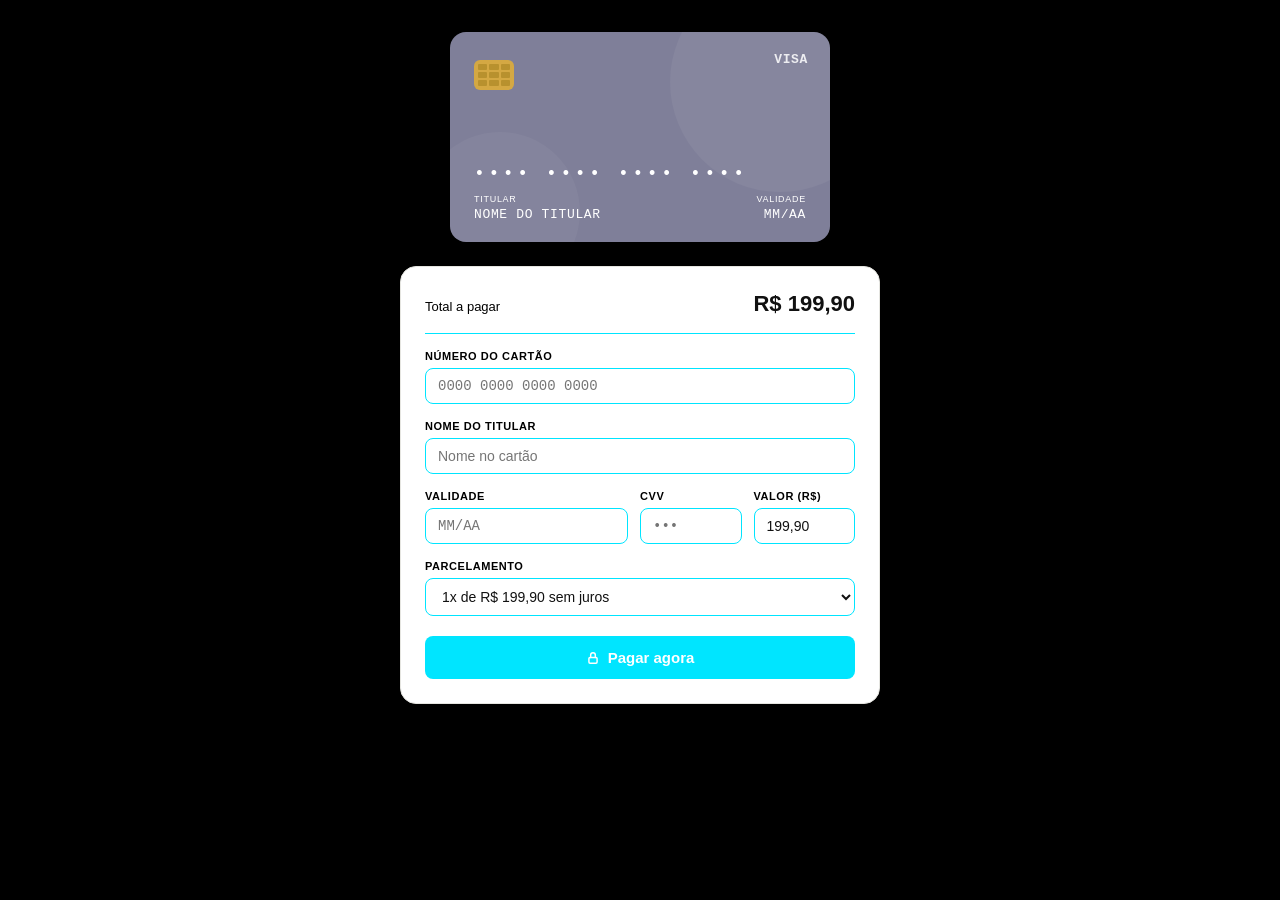
<file: pages/pagamentoCartao.html>
<!DOCTYPE html>
<html lang="pt-BR">
<head>
  <meta charset="UTF-8" />
  <meta name="viewport" content="width=device-width, initial-scale=1.0" />
  <title>Pagamento com Cartão</title>
  <style>
    *, *::before, *::after { box-sizing: border-box; margin: 0; padding: 0; }
 
    body {
      font-family: -apple-system, BlinkMacSystemFont, 'Segoe UI', sans-serif;
      background: black;
      min-height: 100vh;
      display: flex;
      align-items: flex-start;
      justify-content: center;
      padding: 2rem 1rem;
    }
 
    .ck-wrap { width: 100%; max-width: 480px; }
 
    /* ── Cartão preview ── */
    .card-preview {
      width: 100%;
      max-width: 380px;
      height: 210px;
      margin: 0 auto 1.5rem;
      border-radius: 16px;
      background: #7f7f99;
      position: relative;
      overflow: hidden;
      font-family: 'Courier New', monospace;
      color: #fff;
      transition: background 0.4s;
    }
 
    .card-deco1 {
      position: absolute; width: 220px; height: 220px; border-radius: 50%;
      background: rgba(255,255,255,0.05); top: -60px; right: -60px;
    }
    .card-deco2 {
      position: absolute; width: 160px; height: 160px; border-radius: 50%;
      background: rgba(255,255,255,0.04); bottom: -50px; left: -30px;
    }
 
    .card-chip {
      position: absolute; top: 28px; left: 24px;
      width: 40px; height: 30px; border-radius: 6px;
      background: #d4a843;
      display: grid;
      grid-template-columns: 1fr 1fr 1fr;
      grid-template-rows: 1fr 1fr 1fr;
      gap: 2px; padding: 4px;
    }
    .card-chip span { background: #b8912e; border-radius: 1px; }
 
    .card-brand {
      position: absolute; top: 20px; right: 22px;
      font-size: 13px; font-weight: 600; letter-spacing: 0.05em;
      color: rgba(255,255,255,0.85);
    }
 
    .card-number {
      position: absolute; bottom: 58px; left: 24px;
      font-size: 18px; letter-spacing: 0.2em; color: #fff;
    }
 
    .card-info {
      position: absolute; bottom: 20px; left: 24px; right: 24px;
      display: flex; justify-content: space-between; align-items: flex-end;
    }
 
    .card-label {
      font-size: 9px; color: black(255,255,255,0.5);
      text-transform: uppercase; letter-spacing: 0.08em; margin-bottom: 3px;
      font-family: -apple-system, sans-serif;
    }
 
    .card-val { font-size: 13px; color: #fff; letter-spacing: 0.05em; }
 
    /* Verso do cartão (CVV) */
    .card-cvv-side {
      position: absolute; inset: 0;
      background: #111; border-radius: 16px;
      display: none; flex-direction: column;
      justify-content: center; align-items: center; gap: 12px;
    }
    .card-cvv-side.show { display: flex; }
    .card-stripe { width: 100%; height: 44px; background: #333; }
    .cvv-box {
      background: #fff; color: #111;
      font-family: 'Courier New', monospace;
      font-size: 16px; padding: 6px 20px;
      border-radius: 4px; letter-spacing: 0.2em;
      min-width: 80px; text-align: right;
    }
    .cvv-label { font-size: 11px; color: rgba(255,255,255,0.5); font-family: sans-serif; }
 
    /* ── Formulário ── */
    .form-card {
      background: #fff;
      border: 1px solid #e5e5e0;
      border-radius: 16px;
      padding: 1.5rem;
    }
 
    .amount-row {
      display: flex; align-items: baseline;
      justify-content: space-between;
      margin-bottom: 1rem; padding-bottom: 1rem;
      border-bottom: 1px solid #00e5ff;
    }
    .amount-label { font-size: 13px; color: black; }
    .amount-val { font-size: 22px; font-weight: 600; color: #111; }
 
    .field-group { margin-bottom: 1rem; }
 
    .field-label {
      font-size: 11px; font-weight: 600; color: black;
      text-transform: uppercase; letter-spacing: 0.05em;
      margin-bottom: 6px; display: block;
    }
 
    input, select {
      width: 100%; padding: 9px 12px;
      border: 1px solid #00e5ff; border-radius: 8px;
      font-size: 14px; color: #111; background: #fff;
      outline: none; transition: border-color 0.15s;
    }
    input { font-family: 'Courier New', monospace; }
    input.sans { font-family: -apple-system, sans-serif; }
    select { font-family: -apple-system, sans-serif; }
    input:focus, select:focus { border-color: #5c6bc0; }
 
    .field-row   { display: grid; grid-template-columns: 1fr 1fr; gap: 12px; }
    .field-row-3 { display: grid; grid-template-columns: 2fr 1fr 1fr; gap: 12px; }
 
    .error-msg { font-size: 11px; color: #c0392b; margin-top: 3px; display: none; }
 
    .pay-btn {
      width: 100%; margin-top: 1.25rem; padding: 13px;
      border-radius: 8px; background: #00e5ff;
      color: white; font-size: 15px; font-weight: 600;
      border: none; cursor: pointer;
      transition: opacity 0.15s, transform 0.1s;
      display: flex; align-items: center; justify-content: center; gap: 8px;
      font-family: -apple-system, sans-serif;
    }
    .pay-btn:hover { opacity: 0.9; }
    .pay-btn:active { transform: scale(0.99); }
    .pay-btn:disabled { opacity: 0.6; cursor: not-allowed; }
 
    .lock-icon { width: 14px; height: 14px; flex-shrink: 0; }
 
    /* ── Tela de sucesso ── */
    .success-screen {
      display: none; flex-direction: column;
      align-items: center; padding: 2.5rem 1rem;
      text-align: center; gap: 12px;
    }
    .success-screen.show { display: flex; }
 
    .success-circle {
      width: 60px; height: 60px; border-radius: 50%;
      background: #e8f5e9;
      display: flex; align-items: center; justify-content: center;
    }
    .success-check {
      width: 30px; height: 30px;
      stroke: #2e7d32; stroke-width: 2.5; fill: none;
    }
    .success-title { font-size: 18px; font-weight: 600; color: #111; }
    .success-sub   { font-size: 13px; color: #888; max-width: 280px; }
 
    .new-btn {
      margin-top: 8px; padding: 11px 28px;
      border-radius: 8px; background: transparent;
      border: 1px solid #ddd; color: #111;
      font-size: 14px; cursor: pointer;
      transition: background 0.15s;
      font-family: -apple-system, sans-serif;
    }
    .new-btn:hover { background: #f4f4f0; }
 
    @media (max-width: 420px) {
      .field-row-3 { grid-template-columns: 1fr 1fr; }
      .field-row-3 .field-group:first-child { grid-column: span 2; }
    }
  </style>
</head>
<body>
 
<div class="ck-wrap">
 
  <!-- Cartão animado -->
  <div class="card-preview" id="card-preview">
    <div class="card-deco1"></div>
    <div class="card-deco2"></div>
    <div class="card-chip">
      <span></span><span></span><span></span>
      <span></span><span></span><span></span>
      <span></span><span></span><span></span>
    </div>
    <div class="card-brand" id="card-brand">VISA</div>
    <div class="card-number" id="card-number">•••• •••• •••• ••••</div>
    <div class="card-info">
      <div>
        <div class="card-label">Titular</div>
        <div class="card-val" id="card-name">NOME DO TITULAR</div>
      </div>
      <div style="text-align:right">
        <div class="card-label">Validade</div>
        <div class="card-val" id="card-expiry">MM/AA</div>
      </div>
    </div>
    <!-- Verso (CVV) -->
    <div class="card-cvv-side" id="card-back">
      <div class="card-stripe"></div>
      <div class="cvv-label">CVV</div>
      <div class="cvv-box" id="card-cvv-display">•••</div>
    </div>
  </div>
 
  <!-- Formulário -->
  <div class="form-card" id="form-area">
    <div class="amount-row">
      <span class="amount-label">Total a pagar</span>
      <span class="amount-val" id="total-display">R$ 199,90</span>
    </div>
 
    <div class="field-group">
      <label class="field-label" for="f-number">Número do cartão</label>
      <input type="text" id="f-number" placeholder="0000 0000 0000 0000"
             maxlength="19" autocomplete="cc-number" inputmode="numeric" />
      <span class="error-msg" id="err-number">Número de cartão inválido.</span>
    </div>
 
    <div class="field-group">
      <label class="field-label" for="f-name">Nome do titular</label>
      <input type="text" id="f-name" class="sans" placeholder="Nome no cartão"
             maxlength="26" autocomplete="cc-name" />
    </div>
 
    <div class="field-row-3">
      <div class="field-group">
        <label class="field-label" for="f-expiry">Validade</label>
        <input type="text" id="f-expiry" placeholder="MM/AA"
               maxlength="5" autocomplete="cc-exp" inputmode="numeric" />
        <span class="error-msg" id="err-expiry">Data inválida ou expirada.</span>
      </div>
      <div class="field-group">
        <label class="field-label" for="f-cvv">CVV</label>
        <input type="text" id="f-cvv" placeholder="•••"
               maxlength="4" autocomplete="cc-csc" inputmode="numeric" />
      </div>
      <div class="field-group">
        <label class="field-label" for="f-amount">Valor (R$)</label>
        <input type="text" id="f-amount" class="sans" placeholder="199,90" value="199,90" inputmode="decimal" />
      </div>
    </div>
 
    <div class="field-group">
      <label class="field-label" for="f-installments">Parcelamento</label>
      <select id="f-installments"></select>
    </div>
 
    <button class="pay-btn" id="pay-btn">
      <svg class="lock-icon" viewBox="0 0 24 24" fill="none"
           stroke="currentColor" stroke-width="2.5" stroke-linecap="round" stroke-linejoin="round">
        <rect x="5" y="11" width="14" height="10" rx="2"/>
        <path d="M8 11V7a4 4 0 018 0v4"/>
      </svg>
      Pagar agora
    </button>
  </div>
 
  <!-- Tela de sucesso -->
  <div class="success-screen" id="success-screen">
    <div class="success-circle">
      <svg class="success-check" viewBox="0 0 24 24">
        <polyline points="20 6 9 17 4 12"/>
      </svg>
    </div>
    <div class="success-title">Pagamento aprovado!</div>
    <div class="success-sub" id="success-detail"></div>
    <button class="new-btn" onclick="resetForm()">Novo pagamento</button>
  </div>
 
</div>
 
<script>
  /* ── Bandeiras ── */
  const brands = {
    visa:       { name: 'VISA',       re: /^4/ },
    mastercard: { name: 'MASTERCARD', re: /^5[1-5]|^2[2-7]/ },
    amex:       { name: 'AMEX',       re: /^3[47]/ },
    elo:        { name: 'ELO',        re: /^4011|^4312|^4389|^6362/ },
    hipercard:  { name: 'HIPERCARD',  re: /^606282/ },
  };
 
  const bgMap = {
    visa: '#1a1a2e', mastercard: '#2d1b4e',
    amex: '#1a3a2e', elo: '#2e1a0e', hipercard: '#3a1a1a',
  };
 
  function detectBrand(num) {
    const d = num.replace(/\D/g, '');
    for (const [k, v] of Object.entries(brands)) {
      if (v.re.test(d)) return k;
    }
    return null;
  }
 
  /* ── Formatação ── */
  function formatCardNumber(val) {
    return val.replace(/\D/g, '').slice(0, 16).replace(/(.{4})/g, '$1 ').trim();
  }
 
  /* ── Luhn ── */
  function luhn(num) {
    const d = num.replace(/\D/g, '');
    if (d.length < 13) return false;
    let sum = 0, alt = false;
    for (let i = d.length - 1; i >= 0; i--) {
      let n = parseInt(d[i]);
      if (alt) { n *= 2; if (n > 9) n -= 9; }
      sum += n;
      alt = !alt;
    }
    return sum % 10 === 0;
  }
 
  /* ── Parcelamento ── */
  function buildInstallments(amount) {
    const sel = document.getElementById('f-installments');
    sel.innerHTML = '';
    // taxa mensal: 0% até 3x, depois cresce
    const rates = [0, 0, 0, 0, 1.99, 2.49, 2.99, 3.49, 3.99, 4.49, 4.99, 5.49, 5.99];
    for (let i = 1; i <= 12; i++) {
      const rate = rates[i] || 0;
      const total = rate > 0 ? amount * Math.pow(1 + rate / 100, i) : amount;
      const parcel = total / i;
      const opt = document.createElement('option');
      opt.value = i;
      const rateStr = rate > 0 ? ` (${rate}% a.m.)` : ' sem juros';
      opt.textContent = `${i}x de R$ ${parcel.toFixed(2).replace('.', ',')}${rateStr}`;
      sel.appendChild(opt);
    }
  }
 
  /* ── Listeners ── */
 
  // Valor
  document.getElementById('f-amount').addEventListener('input', function () {
    this.value = this.value.replace(/[^\d,]/g, '');
    const v = parseFloat(this.value.replace(',', '.'));
    if (!isNaN(v) && v > 0) {
      document.getElementById('total-display').textContent =
        'R$ ' + v.toFixed(2).replace('.', ',');
      buildInstallments(v);
    }
  });
 
  // Número
  document.getElementById('f-number').addEventListener('input', function () {
    this.value = formatCardNumber(this.value);
    const raw = this.value.replace(/\D/g, '');
    const brand = detectBrand(raw);
    document.getElementById('card-preview').style.background =
      brand ? bgMap[brand] : '#1a1a2e';
    document.getElementById('card-brand').textContent =
      brand ? brands[brand].name : '';
    const display = raw.padEnd(16, '•').replace(/(.{4})/g, '$1 ').trim();
    document.getElementById('card-number').textContent = display;
    document.getElementById('err-number').style.display = 'none';
  });
 
  // Nome
  document.getElementById('f-name').addEventListener('input', function () {
    const v = this.value.toUpperCase() || 'NOME DO TITULAR';
    document.getElementById('card-name').textContent = v.slice(0, 22);
  });
 
  // Validade
  document.getElementById('f-expiry').addEventListener('input', function () {
    let v = this.value.replace(/\D/g, '');
    if (v.length >= 3) v = v.slice(0, 2) + '/' + v.slice(2, 4);
    this.value = v;
    document.getElementById('card-expiry').textContent = v || 'MM/AA';
    document.getElementById('err-expiry').style.display = 'none';
  });
 
  // CVV — vira o cartão
  document.getElementById('f-cvv').addEventListener('focus', () => {
    document.getElementById('card-back').classList.add('show');
  });
  document.getElementById('f-cvv').addEventListener('blur', () => {
    document.getElementById('card-back').classList.remove('show');
  });
  document.getElementById('f-cvv').addEventListener('input', function () {
    this.value = this.value.replace(/\D/g, '');
    document.getElementById('card-cvv-display').textContent = this.value || '•••';
  });
 
  /* ── Submit ── */
  document.getElementById('pay-btn').addEventListener('click', () => {
    const num    = document.getElementById('f-number').value;
    const expiry = document.getElementById('f-expiry').value;
    let valid = true;
 
    // Valida número (Luhn)
    if (!luhn(num)) {
      document.getElementById('err-number').style.display = 'block';
      valid = false;
    }
 
    // Valida data
    const parts = expiry.split('/');
    const mm = parseInt(parts[0]);
    const yy = parseInt(parts[1]);
    const now = new Date();
    const expDate = new Date(2000 + (yy || 0), (mm || 1) - 1);
    if (!mm || !yy || expDate < new Date(now.getFullYear(), now.getMonth())) {
      document.getElementById('err-expiry').style.display = 'block';
      valid = false;
    }
 
    if (!valid) return;
 
    const btn = document.getElementById('pay-btn');
    btn.innerHTML = 'Processando...';
    btn.disabled = true;
 
    // Simula processamento
    setTimeout(() => {
      document.getElementById('form-area').style.display = 'none';
      const sc = document.getElementById('success-screen');
      sc.classList.add('show');
      const inst = document.getElementById('f-installments');
      const sel  = inst.options[inst.selectedIndex];
      document.getElementById('success-detail').textContent =
        document.getElementById('total-display').textContent + ' · ' + sel.textContent;
      btn.innerHTML = `
        <svg class="lock-icon" viewBox="0 0 24 24" fill="none"
             stroke="currentColor" stroke-width="2.5" stroke-linecap="round" stroke-linejoin="round">
          <rect x="5" y="11" width="14" height="10" rx="2"/>
          <path d="M8 11V7a4 4 0 018 0v4"/>
        </svg>
        Pagar agora`;
      btn.disabled = false;
    }, 1800);
  });
 
  /* ── Reset ── */
  function resetForm() {
    document.getElementById('form-area').style.display = 'block';
    document.getElementById('success-screen').classList.remove('show');
    ['f-number', 'f-name', 'f-expiry', 'f-cvv'].forEach(id => {
      document.getElementById(id).value = '';
    });
    document.getElementById('card-number').textContent  = '•••• •••• •••• ••••';
    document.getElementById('card-name').textContent    = 'NOME DO TITULAR';
    document.getElementById('card-expiry').textContent  = 'MM/AA';
    document.getElementById('card-cvv-display').textContent = '•••';
    document.getElementById('card-brand').textContent   = 'VISA';
    document.getElementById('card-preview').style.background = '#1a1a2e';
    document.getElementById('card-back').classList.remove('show');
  }
 
  /* ── Init ── */
  buildInstallments(199.90);
</script>
 
</body>
</html>
</file>
